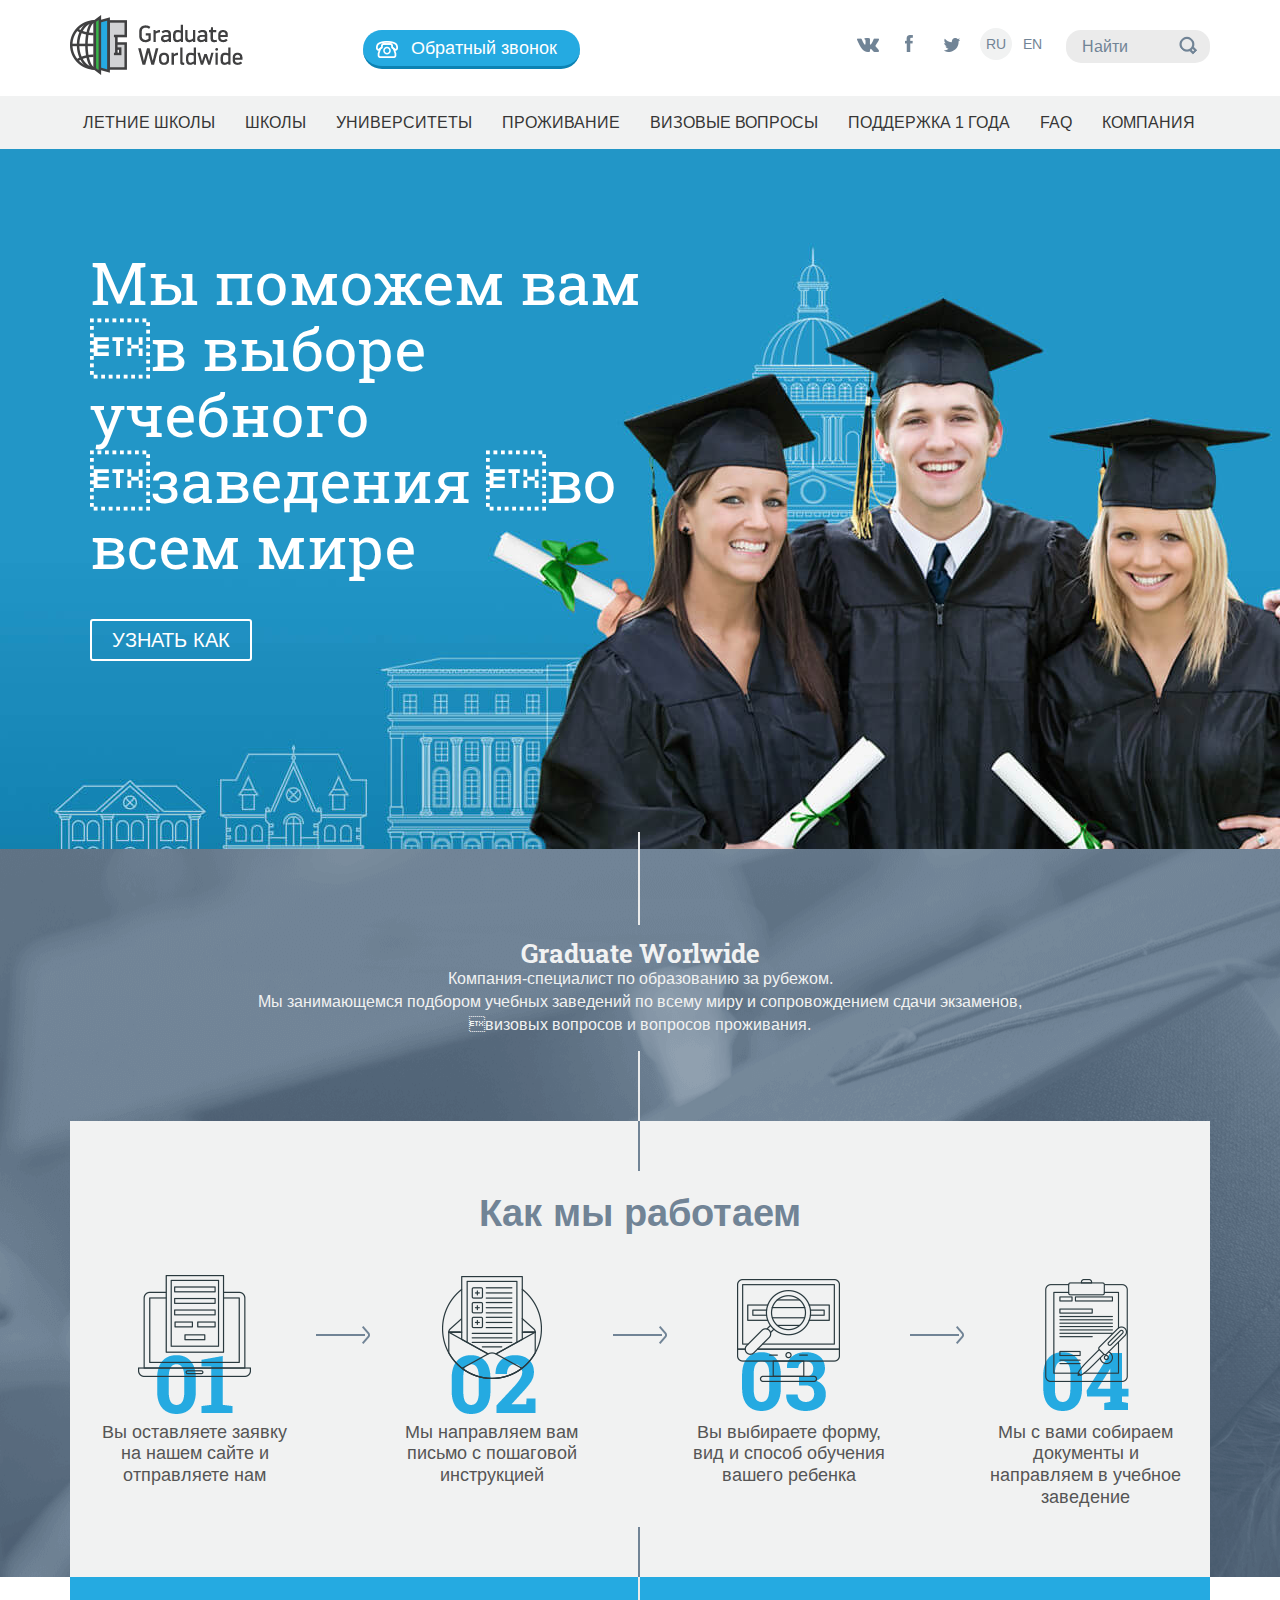
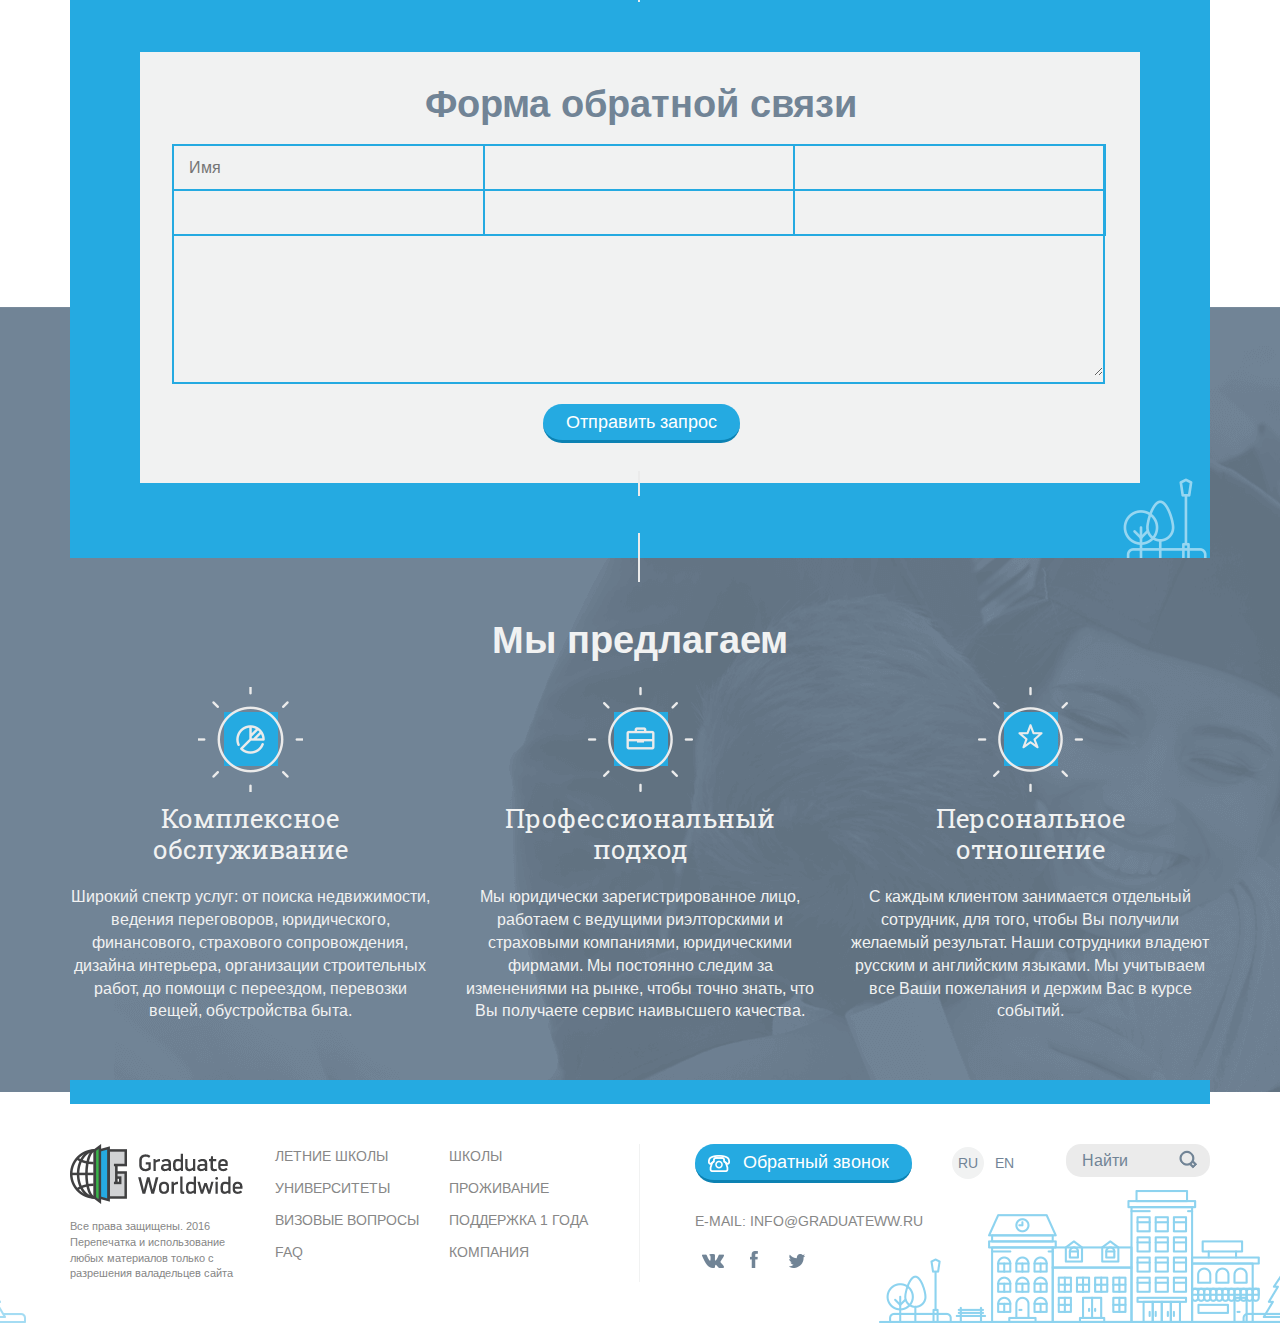
<file: index.html>
<!DOCTYPE html>
<html lang="ru">
<head>
	<meta http-equiv="Content-Type" content="text/html; charset=UTF-8">
	<title>Graduate Worldwide</title>	
	<link rel='stylesheet' href='css/bootstrap.min.css' type='text/css'>
	<link rel="stylesheet" href="css/style.css" type="text/css">
	<script src="js/jquery.min.js"></script>
	<script src="js/main.js"></script>

	<link rel="stylesheet" href="plugins/owl/owl.carousel.css" type="text/css">
	<script src="plugins/owl/owl.carousel.min.js"></script>
	<script src="js/live.js"></script>

</head>
<body>	
<header class="header">
	<div class="top-header">
		<div class="container">
			<div class="row">
				<div class="col-md-3 col-sm-6 col-xs-6"><a class="logo" href="/"><img src="img/logo.png" class="img-response" alt=""></a></div>
				<div class="col-lg-5 col-md-4 col-sm-6 col-xs-6">
					<a href="" class="bttn bttn-blue call-back bttn-with-icon">
						<span class="icon icon-call"></span>
						<span class="text">Обратный звонок</span>
					</a>
				</div>
				<div class="col-lg-4 col-md-5 col-sm-12 col-xs-12">
					<div class="social-block">
						<a href="" class="social social-vk"></a>
						<a href="" class="social social-fb"></a>
						<a href="" class="social social-tw"></a>
					</div>
					<div class="lang-block">
						<a href="" class="current">RU</a> <a href="">EN</a>
					</div>
					<div class="search-block">
						<input type="text" value="Найти">
						<input type="submit" class="icon icon-search">
					</div>
				</div>
			</div>
		</div>
	</div>
	<div class="top-menu">
		<div class="container">
		<nav class="main-nav main-nav--top">
			<ul>                                                        
				<li><a href="">Летние школы</a></li>
				<li><a href="">Школы</a></li>
				<li><a href="">Университеты</a></li>
				<li><a href="">Проживание</a></li>
				<li><a href="">Визовые вопросы</a></li>
				<li><a href="">Поддержка 1 года</a></li>
				<li><a href="">FAQ</a></li>
				<li><a href="">Компания</a></li>
			</ul>
		</nav>
		</div>
	</div>
</header>
<div class="main-content">
	<div class="streamer-block">
		<div class="streamer" style="background-image: url(img/banner1.jpg)">
			<div class="container">
				<div class="h1-title">Мы поможем вам в выборе учебного заведения во всем мире</div>
				<div class="how-block">
					<a href="">Узнать КАК</a>
				</div>
				<div class="v-line v-line--white"></div>
			</div>
		</div>
	</div>
	<div class="home-block-1">
		<div class="container">
			<div class="about-announce">
				<div class="v-line v-line--white v-line-1"></div>
				<div class="text">
					<h1 class="title">Graduate Worlwide  </h1>
					<p>Компания-специалист по образованию за рубежом.<br>Мы занимающемся подбором учебных заведений по всему миру и сопровождением сдачи экзаменов, визовых вопросов и вопросов проживания.</p>
				</div>
				<div class="v-line v-line--white v-line-2"></div>
			</div>
			<div class="how-work">
				<div class="v-line v-line--gray v-line-1"></div>
				<div class="h2-title h2-title--gray">Как мы работаем</div>
				<div class="how-work-icons">
					<div class="icon-block">
						<div class="icon icon-1"></div>
						<div class="text">Вы оставляете заявку на нашем сайте и отправляете нам</div>
					</div>
					<div class="arrow"></div>
					<div class="icon-block">
						<div class="icon icon-2"></div>
						<div class="text">Мы направляем вам письмо с пошаговой инструкцией</div>
					</div>
					<div class="arrow"></div>
					<div class="icon-block">
						<div class="icon icon-3"></div>
						<div class="text">Вы выбираете форму, вид и способ обучения вашего ребенка</div>
					</div>
					<div class="arrow"></div>
					<div class="icon-block">
						<div class="icon icon-4"></div>
						<div class="text">Мы с вами собираем документы и направляем в учебное заведение</div>
					</div>
				</div>
				<div class="v-line v-line--gray v-line-2"></div>
			</div>
		</div>
	</div>
	<div class="home-block-2">
		<div class="container">
			<div class="feedback-block-wrap">
				<div class="v-line v-line--white v-line-1"></div>
				<div class="feedback-block">
					<div class="h2-title h2-title--gray">Форма обратной связи</div>
					<div class="form-item"><input type="text" placeholder="Имя"></div>
					<div class="form-item"><input type="text"></div>
					<div class="form-item"><input type="text"></div>
					<div class="form-item"><input type="text"></div>
					<div class="form-item"><input type="text"></div>
					<div class="form-item"><input type="text"></div>
					<div class="textarea form-item"><textarea name="" id="" ></textarea></div>
					<div class="form-actions"><input type="submit" class="bttn bttn-blue" value="Отправить запрос"></div>
				</div>
				<div class="v-line v-line--white v-line-2"></div>
				<div class="v-line v-line--white v-line-3"></div>
			</div>
			<div class="offer-block">
				<div class="v-line v-line--white v-line-1"></div>
				<div class="h2-title h2-title--white">Мы предлагаем</div>
				<div class="row">
					<div class="col-md-4">
						<div class="icon icon-1"></div>
						<div class="title">Комплексное обслуживание </div>
						<div class="text">Широкий спектр услуг: от поиска недвижимости, ведения переговоров, юридического, финансового, страхового сопровождения, дизайна интерьера, организации строительных работ, до помощи с переездом, перевозки вещей, обустройства быта.</div>
					</div>
					<div class="col-md-4">
						<div class="icon icon-2"></div>
						<div class="title">Профессиональный подход </div>
						<div class="text">Мы юридически зарегистрированное лицо, работаем с ведущими риэлторскими и страховыми компаниями, юридическими фирмами. Мы постоянно следим за изменениями на рынке, чтобы точно знать, что Вы получаете сервис наивысшего качества.</div>
					</div>
					<div class="col-md-4">
						<div class="icon icon-3"></div>
						<div class="title">Персональное  отношение</div>
						<div class="text">С каждым клиентом занимается отдельный сотрудник, для того, чтобы Вы получили  желаемый результат. Наши сотрудники владеют русским и английским языками. Мы учитываем все Ваши пожелания и держим Вас в курсе событий.</div>
					</div>
				</div>
			</div>
		</div>
	</div>
</div>
<footer class="footer">
  <div class="container">
	<div class="decor-line"></div>
	<div class="row footer-content">
	<div class="col-sm-6 left-side">
		<div class="row">
			<div class="col-sm-6 col-md-5 col-lg-4">
				<a class="logo" href="/"><img src="img/logo.png" class="img-response" alt=""></a>
				<div class="copyright">
					Все права защищены. 2016<br>Перепечатка и использование любых материалов только с разрешения валадельцев сайта
				</div>
			</div>
			<div class="col-sm-6 col-md-7 col-lg-8">
				<nav class="main-nav main-nav--bottom">
					<ul>                                                        
						<li><a href="">Летние школы</a></li>
						<li><a href="">Школы</a></li>
						<li><a href="">Университеты</a></li>
						<li><a href="">Проживание</a></li>
						<li><a href="">Визовые вопросы</a></li>
						<li><a href="">Поддержка 1 года</a></li>
						<li><a href="">FAQ</a></li>
						<li><a href="">Компания</a></li>
					</ul>
				</nav>
			</div>
		</div>
	</div>
	<div class="col-sm-6">
	  <div class="right-side">
		<a href="" class="bttn bttn-blue call-back bttn-with-icon">
			<span class="icon icon-call"></span>
			<span class="text">Обратный звонок</span>
		</a>
		<div class="lang-block">
			<a href="" class="current">RU</a> <a href="">EN</a>
		</div>
		<div class="search-block">
			<input type="text" value="Найти">
			<input type="submit" class="icon icon-search">
		</div>
		<div class="contact-block">
			<p>e-mail: <a href="mailto:info@GraduateWW.ru">info@GraduateWW.ru</a></p>
		</div>
		<div class="social-block">
			<a href="" class="social social-vk"></a>
			<a href="" class="social social-fb"></a>
			<a href="" class="social social-tw"></a>
		</div>
	  </div>
	</div>
	</div>
  </div>
</footer>
</body>
</html>
</file>
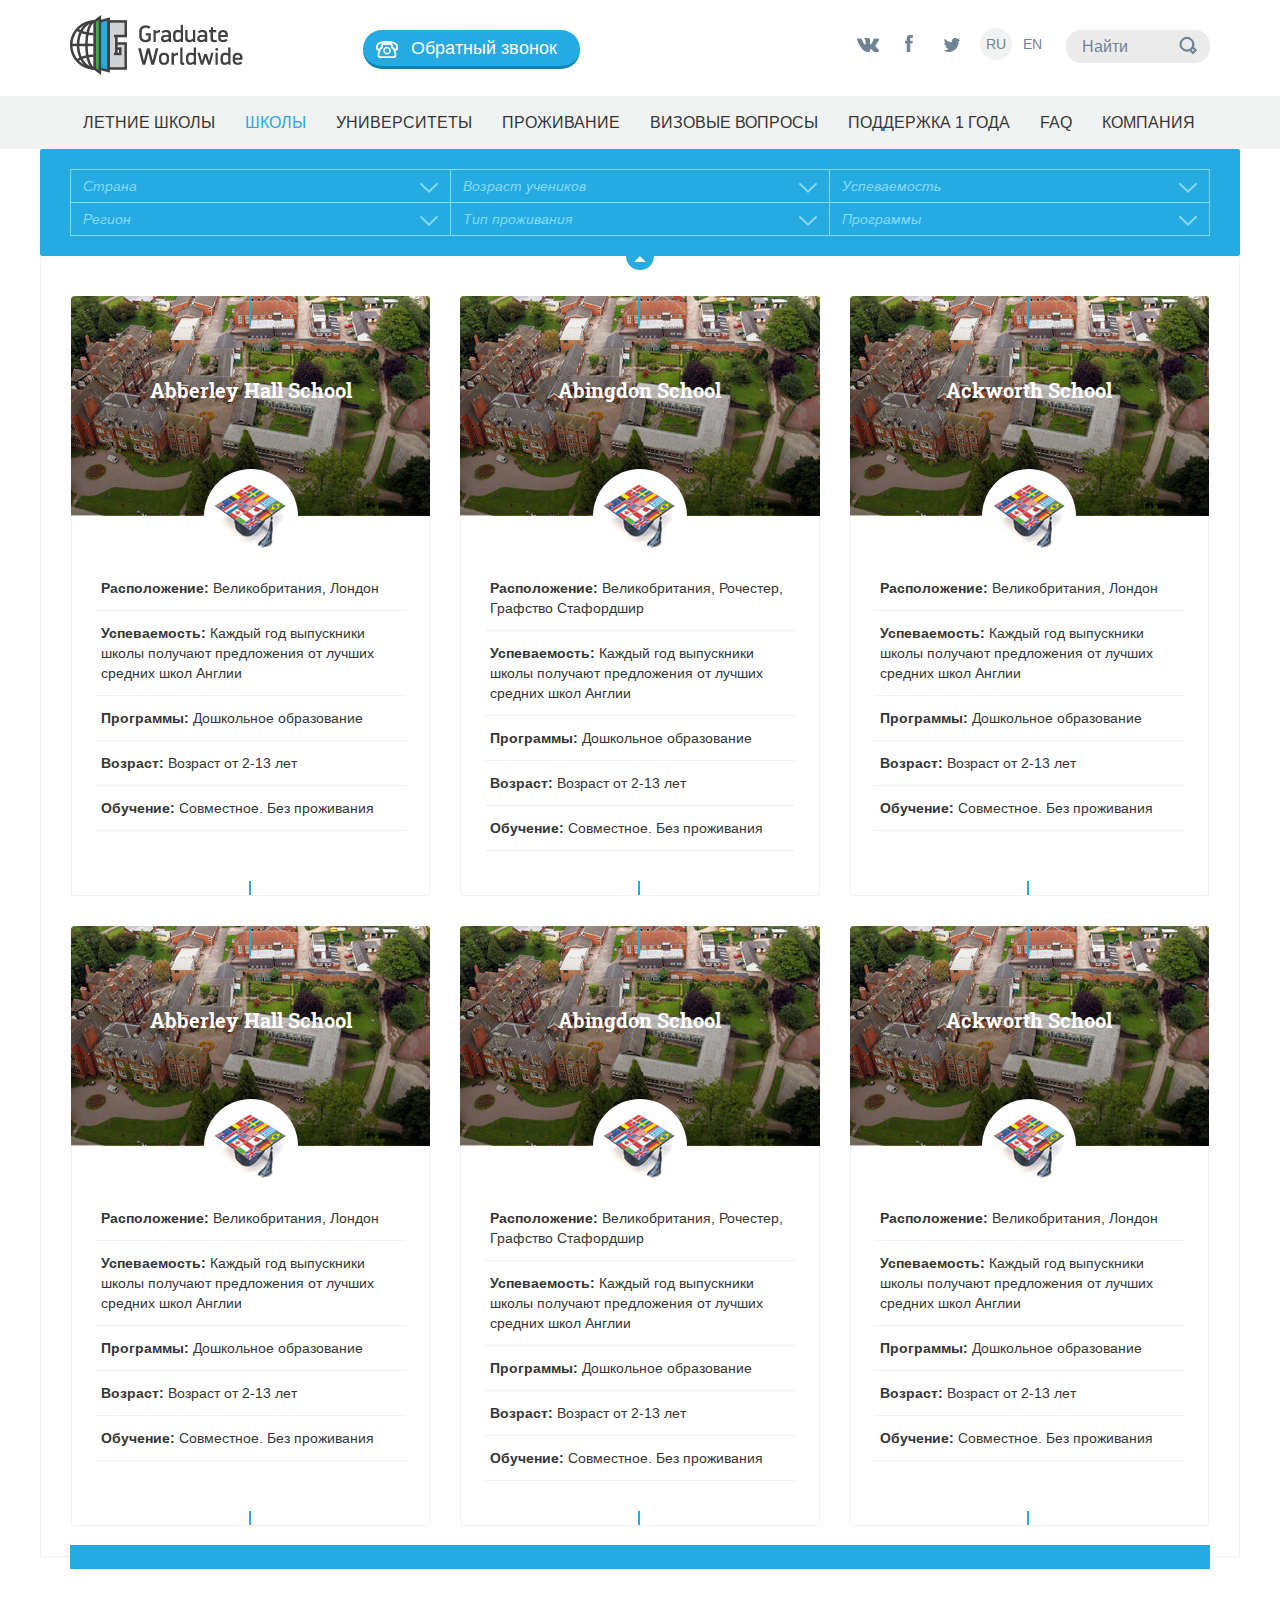
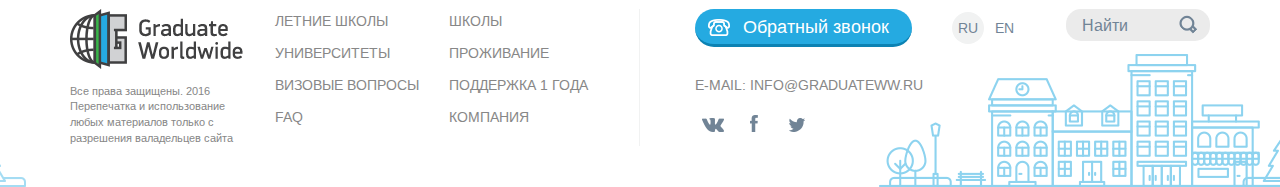
<file: school.html>
<!DOCTYPE html>
<html lang="ru">
<head>
	<meta http-equiv="Content-Type" content="text/html; charset=UTF-8">
	<title>School Graduate Worldwide</title>	
	<link rel='stylesheet' href='css/bootstrap.min.css' type='text/css'>
	<link rel="stylesheet" href="css/style.css" type="text/css">
	<script src="js/jquery.min.js"></script>
	<script src="js/main.js"></script>

	<link rel="stylesheet" href="plugins/owl/owl.carousel.css" type="text/css">
	<link rel="stylesheet" href="plugins/select/css/bootstrap-select.min.css" type="text/css">
	<script src="plugins/owl/owl.carousel.min.js"></script>
	<script src="plugins/select/js/bootstrap-select.min.js"></script>
	<script src="js/bootstrap.min.js"></script>

</head>
<body>	
<header class="header">
	<div class="top-header">
		<div class="container">
			<div class="row">
				<div class="col-md-3 col-sm-6 col-xs-6"><a class="logo" href="/"><img src="img/logo.png" class="img-response" alt=""></a></div>
				<div class="col-lg-5 col-md-4 col-sm-6 col-xs-6">
					<a href="" class="bttn bttn-blue call-back bttn-with-icon">
						<span class="icon icon-call"></span>
						<span class="text">Обратный звонок</span>
					</a>
				</div>
				<div class="col-lg-4 col-md-5 col-sm-12 col-xs-12">
					<div class="social-block">
						<a href="" class="social social-vk"></a>
						<a href="" class="social social-fb"></a>
						<a href="" class="social social-tw"></a>
					</div>
					<div class="lang-block">
						<a href="" class="current">RU</a> <a href="">EN</a>
					</div>
					<div class="search-block">
						<input type="text" value="Найти">
						<input type="submit" class="icon icon-search">
					</div>
				</div>
			</div>
		</div>
	</div>
	<div class="top-menu">
		<div class="container">
		<nav class="main-nav main-nav--top">
			<ul>                                                        
				<li><a href="">Летние школы</a></li>
				<li class="active-trail"><a href="">Школы</a></li>
				<li><a href="">Университеты</a></li>
				<li><a href="">Проживание</a></li>
				<li><a href="">Визовые вопросы</a></li>
				<li><a href="">Поддержка 1 года</a></li>
				<li><a href="">FAQ</a></li>
				<li><a href="">Компания</a></li>
			</ul>
		</nav>
		</div>
	</div>
</header>
<div class="main-content">
  <div class="filter-block">
	<div class="container spec-container blue-container">
	  <div class="main-filter">
		<div class="form-table">
		<div class="form-row">
		<div class="form-item form-type-select"><select name="" id="" class="form-select">
				<option value="">Страна</option>
				<option value="">Россия</option>
				<option value="">США</option>
				<option value="">Канада</option>
			</select></div>
		<div class="form-item form-type-select"><select name="" id="" class="form-select">
				<option value="">Возраст учеников</option>
				<option value="">12-14 лет</option>
			</select></div>
		<div class="form-item form-type-select"><select name="" id="" class="form-select">
				<option value="">Успеваемость</option>
				<option value="">5</option>
			</select></div>
		</div>
		<div class="form-row">
		<div class="form-item form-type-select"><select name="" id="" class="form-select">
				<option value="">Регион</option>
				<option value="">Ленинградская область</option>
			</select></div>
		<div class="form-item form-type-select"><select name="" id="" class="form-select">
				<option value="">Тип проживания</option>
				<option value="">Полный пансионат</option>
			</select></div>
		<div class="form-item form-type-select"><select name="" id="" class="form-select">
				<option value="">Программы</option>
				<option value="">Дошкольное олбразование</option>
			</select></div>
		</div>
		</div>
	  </div>
	</div>
	<div class="container spec-container border-container">
		<div class="switcher filter-switch"></div>
	</div>
  </div>
  <div class="container spec-container border-container">
  	<div class="row">
  		<div class="col-md-4">
  			<div class="article-item">
  				<div class="photo-wrap">
  					<div class="photo"><a href=""><img src="img/photo1.jpg" alt=""></a></div>
					<div class="v-line v-line--blue"></div>
					<div class="title"><a href="">Abberley Hall School</a></div>
					<div class="logo"><img src="img/school-logo.png" alt=""></div>
  				</div>
  				<div class="content">
  					<p><b>Расположение:</b> Великобритания, Лондон</p>
  					<p><b>Успеваемость:</b> Каждый год выпускники школы получают предложения от лучших средних школ Англии</p>
  					<p><b>Программы:</b> Дошкольное образование</p>
  					<p><b>Возраст:</b> Возраст от 2-13 лет</p>
  					<p><b>Обучение:</b> Совместное. Без проживания</p>
  					<div class="v-line v-line--blue"></div>
  				</div>
  			</div>
  		</div>
  		<div class="col-md-4">
  			<div class="article-item">
  				<div class="photo-wrap">
  					<div class="photo"><a href=""><img src="img/photo1.jpg" alt=""></a></div>
  					<div class="info">
  						<div class="v-line v-line--blue"></div>
  						<div class="title"><a href="">Abingdon School</a></div>
  						<div class="logo"><img src="img/school-logo.png" alt=""></div>
  					</div>
  				</div>
  				<div class="content">
  					<p><b>Расположение:</b> Великобритания, Рочестер, Графство Стафордшир</p>
  					<p><b>Успеваемость:</b> Каждый год выпускники школы получают предложения от лучших средних школ Англии</p>
  					<p><b>Программы:</b> Дошкольное образование</p>
  					<p><b>Возраст:</b> Возраст от 2-13 лет</p>
  					<p><b>Обучение:</b> Совместное. Без проживания</p>
  					<div class="v-line v-line--blue"></div>
  				</div>
  			</div>
  		</div>
  		<div class="col-md-4">
  			<div class="article-item">
  				<div class="photo-wrap">
  					<div class="photo"><a href=""><img src="img/photo1.jpg" alt=""></a></div>
  					<div class="info">
  						<div class="v-line v-line--blue"></div>
  						<div class="title"><a href="">Ackworth School</a></div>
  						<div class="logo"><img src="img/school-logo.png" alt=""></div>
  					</div>
  				</div>
  				<div class="content">
  					<p><b>Расположение:</b> Великобритания, Лондон</p>
  					<p><b>Успеваемость:</b> Каждый год выпускники школы получают предложения от лучших средних школ Англии</p>
  					<p><b>Программы:</b> Дошкольное образование</p>
  					<p><b>Возраст:</b> Возраст от 2-13 лет</p>
  					<p><b>Обучение:</b> Совместное. Без проживания</p>
  					<div class="v-line v-line--blue"></div>
  				</div>
  			</div>
  		</div>
  		<div class="col-md-4">
  			<div class="article-item">
  				<div class="photo-wrap">
  					<div class="photo"><a href=""><img src="img/photo1.jpg" alt=""></a></div>
					<div class="v-line v-line--blue"></div>
					<div class="title"><a href="">Abberley Hall School</a></div>
					<div class="logo"><img src="img/school-logo.png" alt=""></div>
  				</div>
  				<div class="content">
  					<p><b>Расположение:</b> Великобритания, Лондон</p>
  					<p><b>Успеваемость:</b> Каждый год выпускники школы получают предложения от лучших средних школ Англии</p>
  					<p><b>Программы:</b> Дошкольное образование</p>
  					<p><b>Возраст:</b> Возраст от 2-13 лет</p>
  					<p><b>Обучение:</b> Совместное. Без проживания</p>
  					<div class="v-line v-line--blue"></div>
  				</div>
  			</div>
  		</div>
  		<div class="col-md-4">
  			<div class="article-item">
  				<div class="photo-wrap">
  					<div class="photo"><a href=""><img src="img/photo1.jpg" alt=""></a></div>
  					<div class="info">
  						<div class="v-line v-line--blue"></div>
  						<div class="title"><a href="">Abingdon School</a></div>
  						<div class="logo"><img src="img/school-logo.png" alt=""></div>
  					</div>
  				</div>
  				<div class="content">
  					<p><b>Расположение:</b> Великобритания, Рочестер, Графство Стафордшир</p>
  					<p><b>Успеваемость:</b> Каждый год выпускники школы получают предложения от лучших средних школ Англии</p>
  					<p><b>Программы:</b> Дошкольное образование</p>
  					<p><b>Возраст:</b> Возраст от 2-13 лет</p>
  					<p><b>Обучение:</b> Совместное. Без проживания</p>
  					<div class="v-line v-line--blue"></div>
  				</div>
  			</div>
  		</div>
  		<div class="col-md-4">
  			<div class="article-item">
  				<div class="photo-wrap">
  					<div class="photo"><a href=""><img src="img/photo1.jpg" alt=""></a></div>
  					<div class="info">
  						<div class="v-line v-line--blue"></div>
  						<div class="title"><a href="">Ackworth School</a></div>
  						<div class="logo"><img src="img/school-logo.png" alt=""></div>
  					</div>
  				</div>
  				<div class="content">
  					<p><b>Расположение:</b> Великобритания, Лондон</p>
  					<p><b>Успеваемость:</b> Каждый год выпускники школы получают предложения от лучших средних школ Англии</p>
  					<p><b>Программы:</b> Дошкольное образование</p>
  					<p><b>Возраст:</b> Возраст от 2-13 лет</p>
  					<p><b>Обучение:</b> Совместное. Без проживания</p>
  					<div class="v-line v-line--blue"></div>
  				</div>
  			</div>
  		</div>
  	</div>
  </div>
</div>
<footer class="footer">
  <div class="container">
	<div class="decor-line"></div>
	<div class="row footer-content">
	<div class="col-sm-6 left-side">
		<div class="row">
			<div class="col-sm-6 col-md-5 col-lg-4">
				<a class="logo" href="/"><img src="img/logo.png" class="img-response" alt=""></a>
				<div class="copyright">
					Все права защищены. 2016<br>Перепечатка и использование любых материалов только с разрешения валадельцев сайта
				</div>
			</div>
			<div class="col-sm-6 col-md-7 col-lg-8">
				<nav class="main-nav main-nav--bottom">
					<ul>                                                        
						<li><a href="">Летние школы</a></li>
						<li><a href="">Школы</a></li>
						<li><a href="">Университеты</a></li>
						<li><a href="">Проживание</a></li>
						<li><a href="">Визовые вопросы</a></li>
						<li><a href="">Поддержка 1 года</a></li>
						<li><a href="">FAQ</a></li>
						<li><a href="">Компания</a></li>
					</ul>
				</nav>
			</div>
		</div>
	</div>
	<div class="col-sm-6">
	  <div class="right-side">
		<a href="" class="bttn bttn-blue call-back bttn-with-icon">
			<span class="icon icon-call"></span>
			<span class="text">Обратный звонок</span>
		</a>
		<div class="lang-block">
			<a href="" class="current">RU</a> <a href="">EN</a>
		</div>
		<div class="search-block">
			<input type="text" value="Найти">
			<input type="submit" class="icon icon-search">
		</div>
		<div class="contact-block">
			<p>e-mail: <a href="mailto:info@GraduateWW.ru">info@GraduateWW.ru</a></p>
		</div>
		<div class="social-block">
			<a href="" class="social social-vk"></a>
			<a href="" class="social social-fb"></a>
			<a href="" class="social social-tw"></a>
		</div>
	  </div>
	</div>
	</div>
  </div>
</footer>
</body>
</html>
</file>
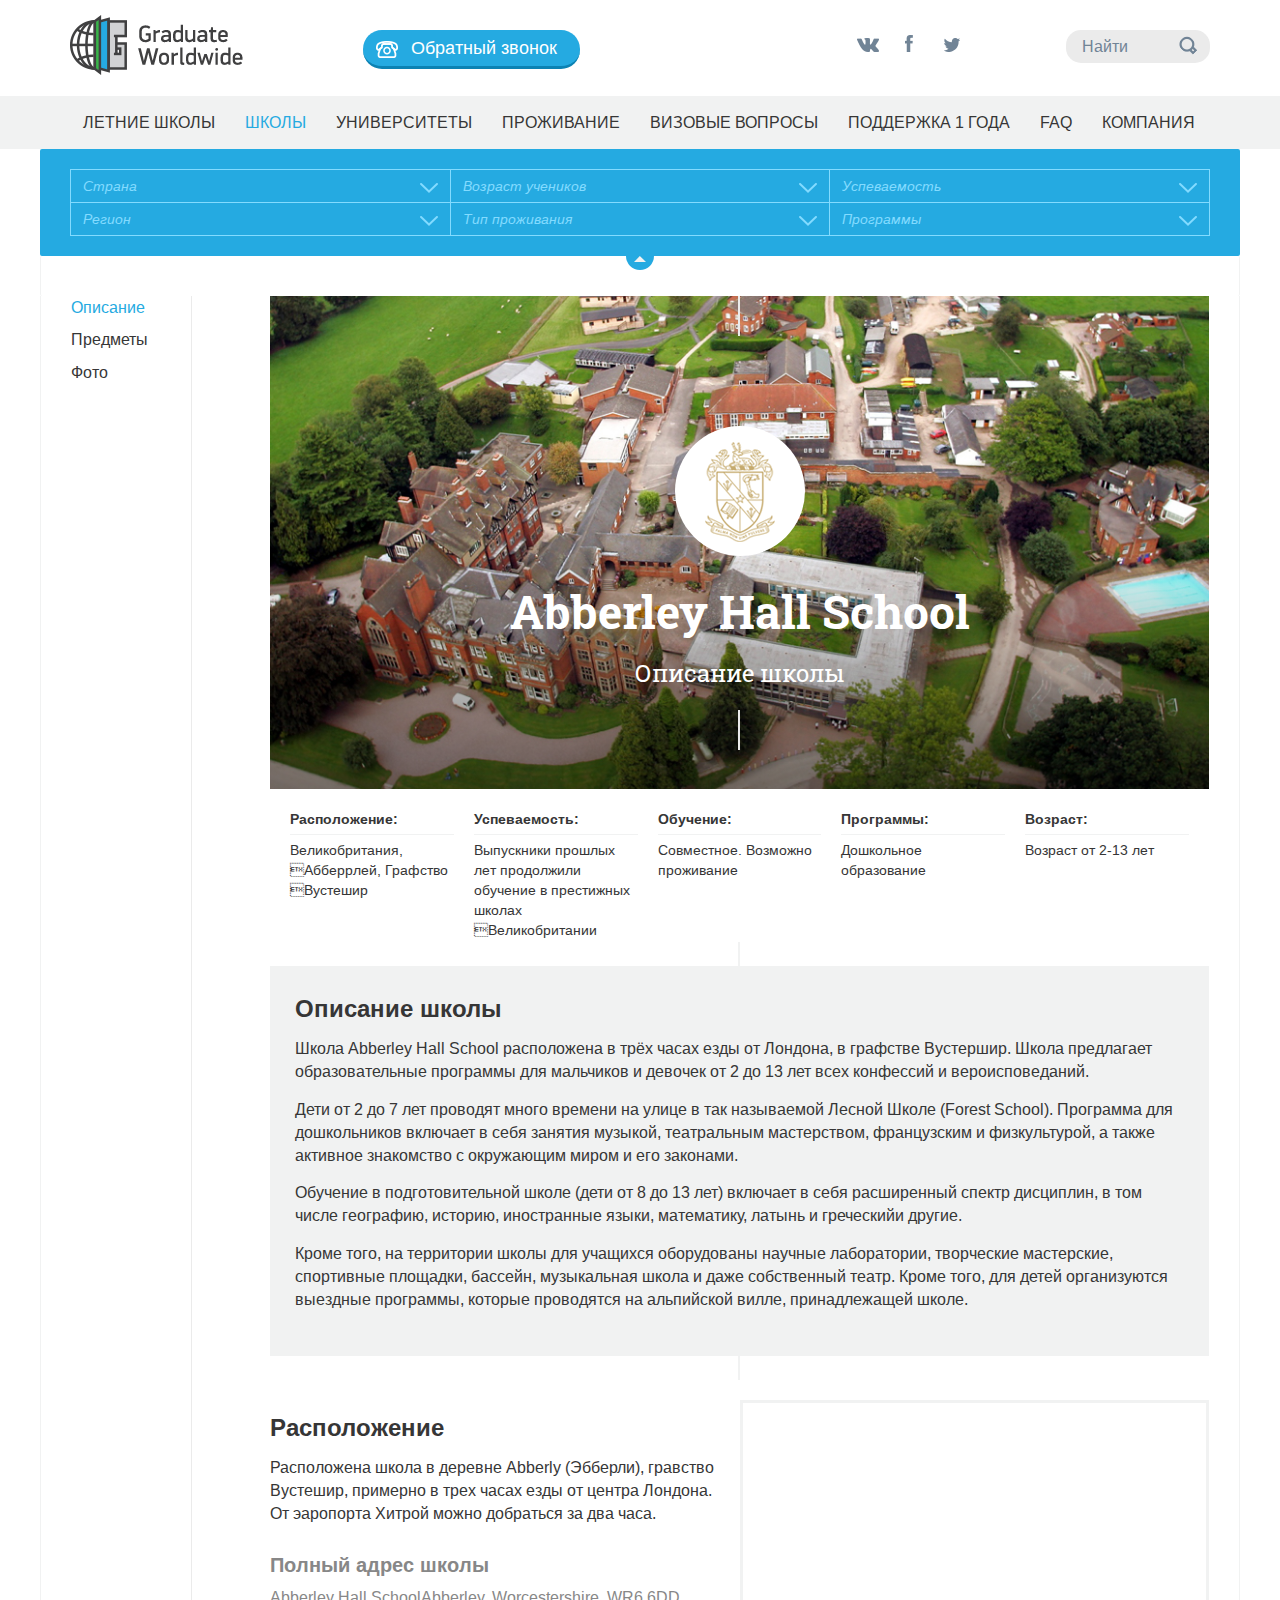
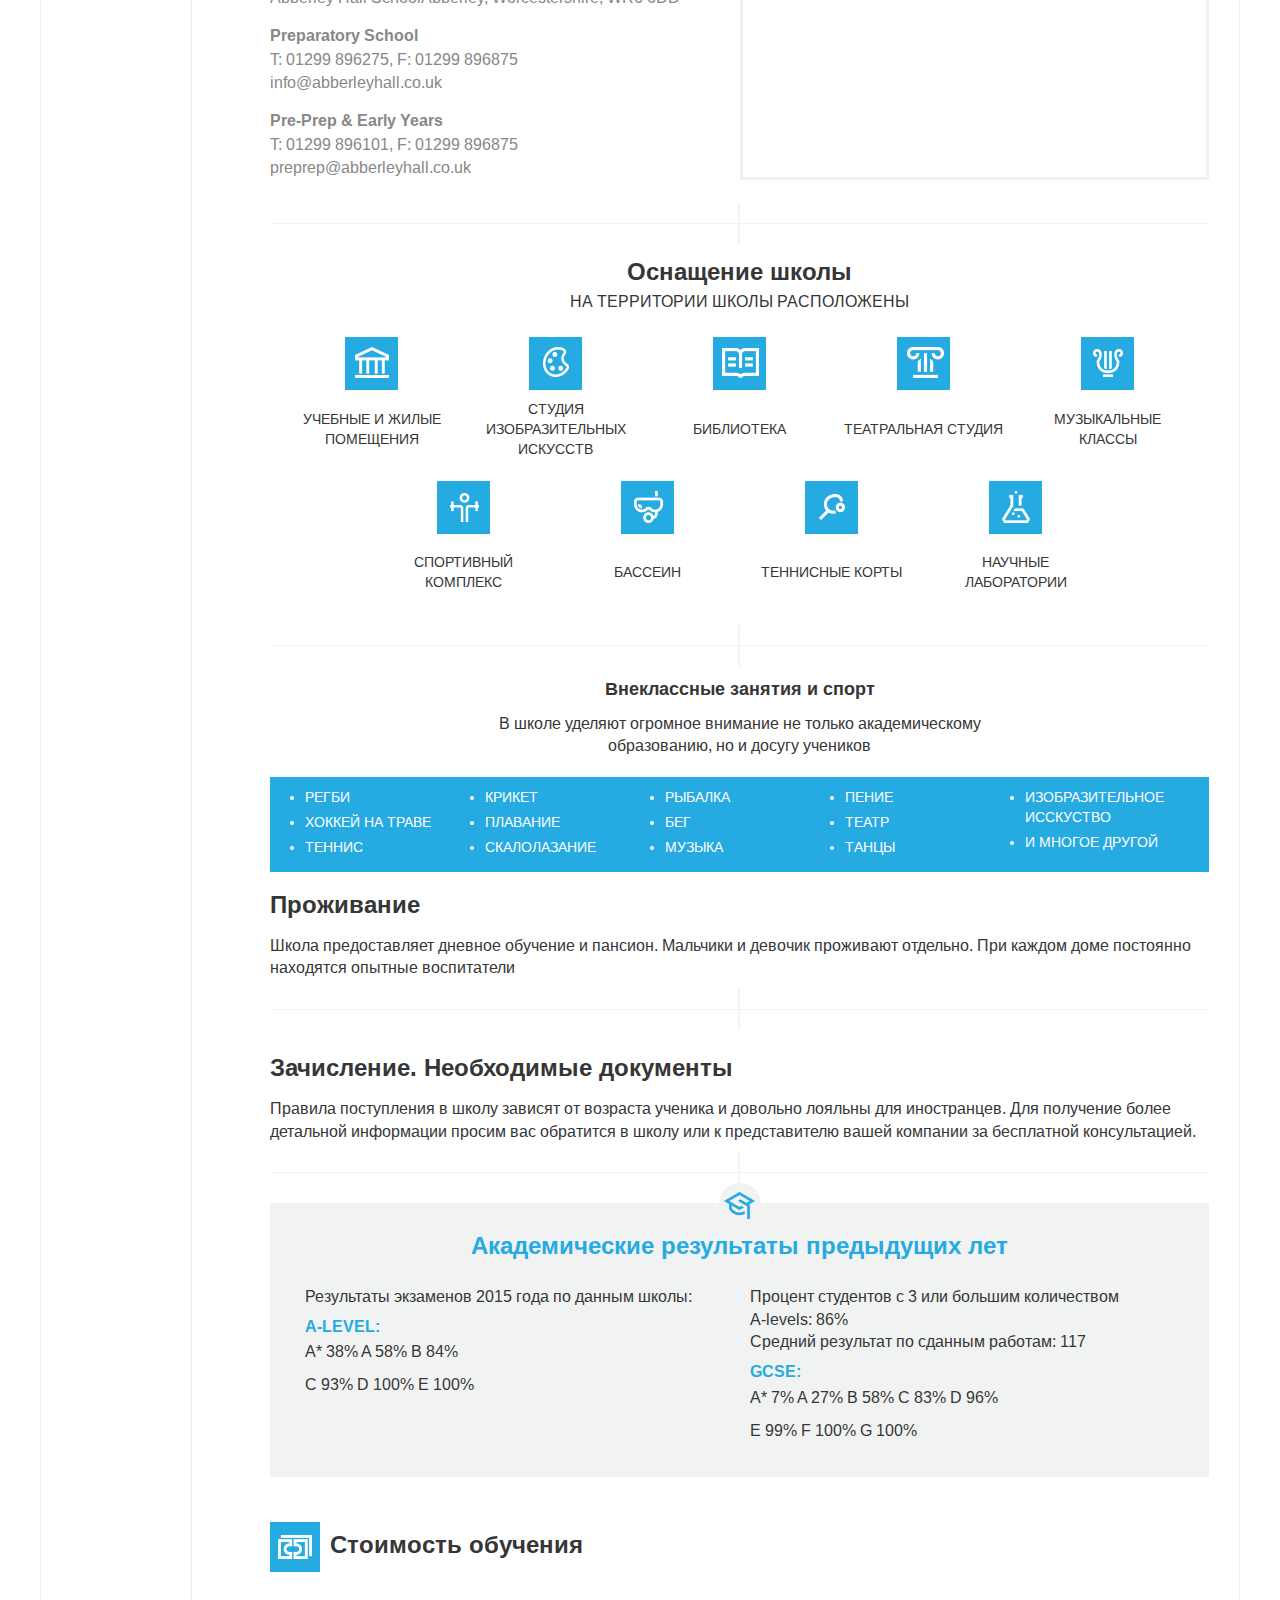
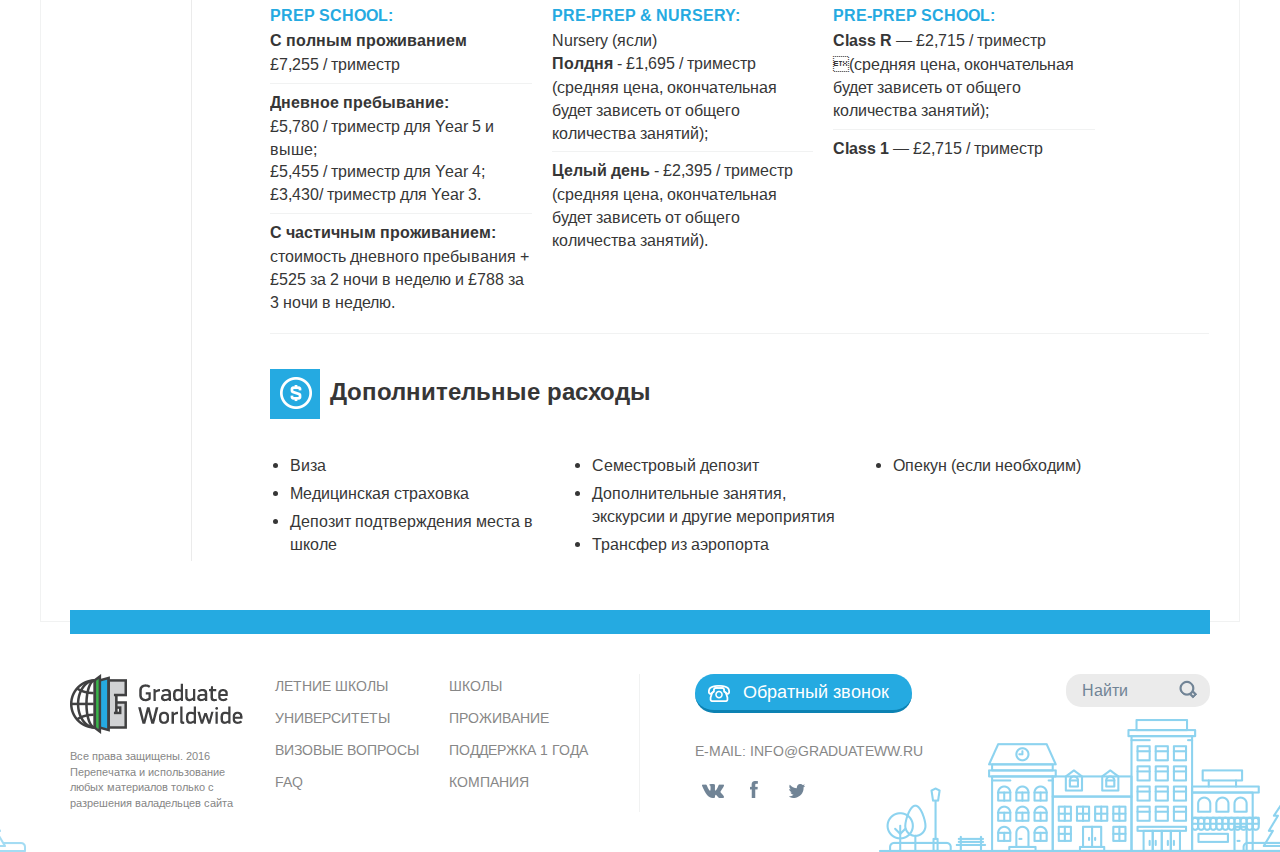
<file: school_detail.html>
<!DOCTYPE html>
<html lang="ru">
<head>
	<meta http-equiv="Content-Type" content="text/html; charset=UTF-8">
	<title>School Graduate Worldwide</title>	
	<link rel='stylesheet' href='css/bootstrap.min.css' type='text/css'>
	<link rel="stylesheet" href="css/style.css" type="text/css">
	<script src="js/jquery.min.js"></script>
	<script src="js/main.js"></script>

	<link rel="stylesheet" href="plugins/owl/owl.carousel.css" type="text/css">
	<link rel="stylesheet" href="plugins/select/css/bootstrap-select.min.css" type="text/css">
	<script src="plugins/owl/owl.carousel.min.js"></script>
	<script src="plugins/select/js/bootstrap-select.min.js"></script>
	<script src="js/bootstrap.min.js"></script>

</head>
<body>	
<header class="header">
	<div class="top-header">
		<div class="container">
			<div class="row">
				<div class="col-md-3 col-sm-6 col-xs-6"><a class="logo" href="/"><img src="img/logo.png" class="img-response" alt=""></a></div>
				<div class="col-lg-5 col-md-4 col-sm-6 col-xs-6">
					<a href="" class="bttn bttn-blue call-back bttn-with-icon">
						<span class="icon icon-call"></span>
						<span class="text">Обратный звонок</span>
					</a>
				</div>
				<div class="col-lg-4 col-md-5 col-sm-12 col-xs-12">
					<div class="social-block">
						<a href="" class="social social-vk"></a>
						<a href="" class="social social-fb"></a>
						<a href="" class="social social-tw"></a>
					</div>
					<div class="search-block">
						<input type="text" value="Найти">
						<input type="submit" class="icon icon-search">
					</div>
				</div>
			</div>
		</div>
	</div>
	<div class="top-menu">
		<div class="container">
		<nav class="main-nav main-nav--top">
			<ul>                                                        
				<li><a href="">Летние школы</a></li>
				<li class="active-trail"><a href="">Школы</a></li>
				<li><a href="">Университеты</a></li>
				<li><a href="">Проживание</a></li>
				<li><a href="">Визовые вопросы</a></li>
				<li><a href="">Поддержка 1 года</a></li>
				<li><a href="">FAQ</a></li>
				<li><a href="">Компания</a></li>
			</ul>
		</nav>
		</div>
	</div>
</header>
<div class="main-content">
  <div class="filter-block">
	<div class="container spec-container blue-container">
	  <div class="main-filter">
		<div class="form-table">
		<div class="form-row">
		<div class="form-item form-type-select"><select name="" id="" class="form-select">
				<option value="">Страна</option>
				<option value="">Россия</option>
				<option value="">США</option>
				<option value="">Канада</option>
			</select></div>
		<div class="form-item form-type-select"><select name="" id="" class="form-select">
				<option value="">Возраст учеников</option>
				<option value="">12-14 лет</option>
			</select></div>
		<div class="form-item form-type-select"><select name="" id="" class="form-select">
				<option value="">Успеваемость</option>
				<option value="">5</option>
			</select></div>
		</div>
		<div class="form-row">
		<div class="form-item form-type-select"><select name="" id="" class="form-select">
				<option value="">Регион</option>
				<option value="">Ленинградская область</option>
			</select></div>
		<div class="form-item form-type-select"><select name="" id="" class="form-select">
				<option value="">Тип проживания</option>
				<option value="">Полный пансионат</option>
			</select></div>
		<div class="form-item form-type-select"><select name="" id="" class="form-select">
				<option value="">Программы</option>
				<option value="">Дошкольное олбразование</option>
			</select></div>
		</div>
		</div>
	  </div>
	</div>
	<div class="container spec-container border-container">
		<div class="switcher filter-switch"></div>
	</div>
  </div>
  <div class="container spec-container border-container">
  	<aside class="aside">
  	<ul class="left-nav">
  		<li><span data-href="#description" class="current">Описание</span></li>
  		<li><span data-href="#lessons">Предметы</span></li>
  		<li><span data-href="#photos">Фото</span></li>
  	</ul>
	</aside>
	<div class="master-content detail-page">
		<div class="right-tab current-tab" id="description">
			<section class="main-photo-wrap">
				<div class="main-photo"><img src="img/photo2.jpg" class="img-responsive" alt=""></div>			
				<div class="v-line v-line--white v-line-1"></div>
				<div class="main-info">
					<div class="logo"><img src="img/abberley.png" alt=""></div>
					<h1 class="title">Abberley Hall School</h1>
					<div class="text">Описание школы</div>
					<div class="v-line v-line--white v-line-2"></div>
				</div>
			</section>
			<section class="summery-block">
				<div class="col-summery">
					<div class="title">Расположение: </div>
					<div class="text">Великобритания, Абберрлей, Графство Вустешир</div>
				</div>
				<div class="col-summery">
					<div class="title">Успеваемость: </div>
					<div class="text">Выпускники прошлых лет продолжили обучение в престижных школах Великобритании</div>
				</div>
				<div class="col-summery">
					<div class="title">Обучение: </div>
					<div class="text">Совместное. Возможно проживание</div>
				</div>
				<div class="col-summery">
					<div class="title">Программы:</div>
					<div class="text">Дошкольное образование</div>
				</div>
				<div class="col-summery">
					<div class="title">Возраст: </div>
					<div class="text">Возраст от 2-13 лет</div>
				</div>
				<div class="v-line v-line-1 v-line--silver"></div>
			</section>
			<section class="definition-block">
				<div class="silver-block">
					<h3 class="h3-title">Описание школы</h3>
					<p>Школа Abberley Hall School расположена в трёх часах езды от Лондона, в графстве Вустершир. Школа предлагает образовательные программы для мальчиков и девочек от 2 до 13 лет всех конфессий и вероисповеданий.</p>
					<p>Дети от 2 до 7 лет проводят много времени на улице в так называемой Лесной Школе (Forest School). Программа для дошкольников включает в себя занятия музыкой, театральным мастерством, французским и физкультурой, а также активное знакомство с окружающим миром и его законами.</p>
					<p>Обучение в подготовительной школе (дети от 8 до 13 лет) включает в себя расширенный спектр дисциплин, в том числе географию, историю, иностранные языки, математику, латынь и греческийи другие.</p>
					<p>Кроме того, на территории школы для учащихся оборудованы научные лаборатории, творческие мастерские, спортивные площадки, бассейн, музыкальная школа и даже собственный театр. Кроме того, для детей организуются выездные программы, которые проводятся на альпийской вилле, принадлежащей школе.</p>
				</div>
				<div class="v-line v-line-1 v-line--silver"></div>
			</section>
			<section class="location-block  border-bottom-silver">
				<div class="col-location col-location-1">
					<h3 class="h3-title">Расположение</h3>
					<div class="text">Расположена школа в деревне Abberly (Эбберли), гравство Вустешир, примерно в трех часах езды от центра Лондона. От эаропорта Хитрой можно добраться за два часа.</div>
					<div class="full-address">
						<h4 class="h4-title">Полный адрес школы</h4>
						<p>Abberley Hall SchoolAbberley, Worcestershire, WR6 6DD</p>
						<p><b>Preparatory School</b> <br>T: 01299 896275, F: 01299 896875 <br>info@abberleyhall.co.uk</p>
						<p><b>Pre-Prep & Early Years</b><br>T: 01299 896101, F: 01299 896875<br>preprep@abberleyhall.co.uk</p>
					</div>
				</div>
				<div class="col-location">
					<div class="maps-wrap"></div>
				</div>
				<div class="v-line v-line-1 v-line--silver"></div>
			</section>
			<section class="facilities-block border-bottom-silver">
				<div class="v-line v-line-1 v-line--silver"></div>
				<h3 class="h3-title">Оснащение школы<br>
				<small>На территории школы расположены</small></h3>
				<div class="facility">
					<div class="icon-fac icon-fac-1"></div>
					<div class="text"><span>учебные и жилые помещения</span></div>
				</div>
				<div class="facility">
					<div class="icon-fac icon-fac-2"></div>
					<div class="text"><span>студия изобразительных искусств</span></div>
				</div>
				<div class="facility">
					<div class="icon-fac icon-fac-3"></div>
					<div class="text"><span>библиотека</span></div>
				</div>
				<div class="facility">
					<div class="icon-fac icon-fac-4"></div>
					<div class="text"><span>театральная студия</span></div>
				</div>
				<div class="facility">
					<div class="icon-fac icon-fac-5"></div>
					<div class="text"><span>музыкальные классы</span></div>
				</div>
				<div class="facility">
					<div class="icon-fac icon-fac-6"></div>
					<div class="text"><span>спортивный комплекс</span></div>
				</div>
				<div class="facility">
					<div class="icon-fac icon-fac-7"></div>
					<div class="text"><span>бассеин</span></div>
				</div>
				<div class="facility">
					<div class="icon-fac icon-fac-8"></div>
					<div class="text"><span>теннисные корты</span></div>
				</div>
				<div class="facility">
					<div class="icon-fac icon-fac-9"></div>
					<div class="text"><span>научные лаборатории</span></div>
				</div>
				<div class="v-line v-line-2 v-line--silver"></div>
			</section>
			<section class="leisure-block">
				<div class="text">
					<div class="v-line v-line-1 v-line--silver"></div>
					<div class="title">Внеклассные занятия и спорт</div>
					<p>В школе уделяют огромное внимание не только академическому<br> образованию, но и досугу учеников</p>					
				</div>
				<div class="blue-block leisure">
					<ul>
						<li>регби</li>
						<li>хоккей на траве</li>
						<li>теннис</li>
					</ul>
					<ul>
						<li>крикет</li>
						<li>плавание</li>
						<li>скалолазание</li>
					</ul>
					<ul>
						<li>рыбалка</li>
						<li>бег</li>
						<li>музыка</li>
					</ul>
					<ul>
						<li>пение</li>
						<li>театр</li>
						<li>танцы</li>
					</ul>
					<ul>
						<li>изобразительное исскуство</li>
						<li>и многое другой</li>
					</ul>
				</div>
			</section>
			<section class="accommodation-block border-bottom-silver">
				<h3 class="h3-title">Проживание</h3>
				<div class="text">
					Школа предоставляет дневное обучение и пансион. Мальчики и девочик проживают отдельно. При каждом доме постоянно находятся опытные воспитатели
				</div>
				<div class="v-line v-line-1 v-line--silver"></div>
			</section>
			<section class="enrollment-block border-bottom-silver">
				<div class="v-line v-line-1 v-line--silver"></div>
				<h3 class="h3-title">Зачисление. Необходимые документы</h3>
				<div class="text">
					Правила поступления в школу зависят от возраста ученика и довольно лояльны для иностранцев. Для получение более детальной информации просим вас обратится в школу или к представителю вашей компании за бесплатной консультацией.
				</div>
				<div class="v-line v-line-2 v-line--silver"></div>
			</section>
			<section class="academicresults-block">
				<div class="v-line v-line-1 v-line--silver"></div>
				<div class="icon icon-academy"></div>
				<div class="silver-block">
					<h3 class="h3-title h3-title--blue text-center">Академические результаты предыдущих лет</h3>
					<table>
						<tr>
							<td>
								<p>Результаты экзаменов 2015 года по данным школы:</p>
								<h6>A-level:</h6>
								<p>A*  38%   A   58%      B   84%</p>
								<p>C   93%   D   100%    E   100%</p>
							</td>
							<td>
								<p>Процент студентов с 3 или большим количеством <br>A-levels: 86% <br>Средний результат по сданным работам: 117</p>
								<h6>GCSE:</h6>
								<p>A* 7%       A  27%    B  58%  C  83%     D  96%  </p>
								<p>E  99%     F  100%  G 100%</p>
							</td>
						</tr>
					</table>
				</div>
			</section>
			<section class="cost-block border-bottom-silver">
				<h3 class="h3-title"><span class="icon icon-money"></span>Стоимость обучения</h3>
				<div class="cost-variant">
					<h6>Prep School:</h6>
					<p><b>С полным проживанием</b><br>£7,255 / триместр</p>
					<hr>
					<p><b>Дневное пребывание: </b><br>£5,780 / триместр для Year 5 и выше;<br>£5,455 / триместр для Year 4;<br>£3,430/ триместр для Year 3.</p>
					<hr>
					<p><b>С частичным проживанием: </b><br>стоимость дневного пребывания + £525 за 2 ночи в неделю и £788 за 3 ночи в неделю.</p>
				</div>
				<div class="cost-variant">
					<h6>Pre-Prep & Nursery:</h6>
					<p>Nursery (ясли) </p>
					<p><b>Полдня</b> -  £1,695 / триместр (средняя цена, окончательная будет зависеть от общего количества занятий);</p>
					<hr>
					<p><b>Целый день</b> - £2,395 / триместр (средняя цена, окончательная будет зависеть от общего количества занятий).</p>
				</div>
				<div class="cost-variant">
					<h6>Pre-Prep School:</h6>
					<p><b>Class R</b>  — £2,715  / триместр (средняя цена, окончательная будет зависеть от общего количества занятий);</p>
					<hr>
					<p><b>Class 1</b> — £2,715 / триместр</p>
				</div>
			</section>
			<section class="expenses-block">
				<h3 class="h3-title"><span class="icon icon-dollar"></span>Дополнительные расходы</h3>
				<ul>					
					<li>Виза</li>
					<li>Медицинская страховка</li>
					<li>Депозит подтверждения места в школе</li>
				</ul>
				<ul>					
					<li>Семестровый депозит </li>
					<li>Дополнительные занятия, экскурсии и другие мероприятия</li>
					<li>Трансфер из аэропорта</li>
				</ul>
				<ul>					
					<li>Опекун (если необходим)</li>
				</ul>
			</section>
		</div>
		<div class="right-tab" id="lessons">
			<section class="expenses-block">
				<h3 class="h3-title"><span class="icon icon-dollar"></span>Дополнительные расходы</h3>
				<ul>					
					<li>Виза</li>
					<li>Медицинская страховка</li>
					<li>Депозит подтверждения места в школе</li>
				</ul>
				<ul>					
					<li>Семестровый депозит </li>
					<li>Дополнительные занятия, экскурсии и другие мероприятия</li>
					<li>Трансфер из аэропорта</li>
				</ul>
				<ul>					
					<li>Опекун (если необходим)</li>
				</ul>
			</section>
		</div>
		<div class="right-tab" id="photos">
			<img src="img/photo2.jpg" class="img-responsive" alt="">
		</div>

	</div>
  </div>
</div>
<footer class="footer">
  <div class="container">
	<div class="decor-line"></div>
	<div class="row footer-content">
	<div class="col-sm-6 left-side">
		<div class="row">
			<div class="col-sm-6 col-md-5 col-lg-4">
				<a class="logo" href="/"><img src="img/logo.png" class="img-response" alt=""></a>
				<div class="copyright">
					Все права защищены. 2016<br>Перепечатка и использование любых материалов только с разрешения валадельцев сайта
				</div>
			</div>
			<div class="col-sm-6 col-md-7 col-lg-8">
				<nav class="main-nav main-nav--bottom">
					<ul>                                                        
						<li><a href="">Летние школы</a></li>
						<li><a href="">Школы</a></li>
						<li><a href="">Университеты</a></li>
						<li><a href="">Проживание</a></li>
						<li><a href="">Визовые вопросы</a></li>
						<li><a href="">Поддержка 1 года</a></li>
						<li><a href="">FAQ</a></li>
						<li><a href="">Компания</a></li>
					</ul>
				</nav>
			</div>
		</div>
	</div>
	<div class="col-sm-6">
	  <div class="right-side">
		<a href="" class="bttn bttn-blue call-back bttn-with-icon">
			<span class="icon icon-call"></span>
			<span class="text">Обратный звонок</span>
		</a>		
		<div class="search-block">
			<input type="text" value="Найти">
			<input type="submit" class="icon icon-search">
		</div>
		<div class="contact-block">
			<p>e-mail: <a href="mailto:info@GraduateWW.ru">info@GraduateWW.ru</a></p>
		</div>
		<div class="social-block">
			<a href="" class="social social-vk"></a>
			<a href="" class="social social-fb"></a>
			<a href="" class="social social-tw"></a>
		</div>
	  </div>
	</div>
	</div>
  </div>
</footer>
</body>
</html>
</file>
<file: css/style.css>
@import url(https://fonts.googleapis.com/css?family=Arimo:400,400italic,700&subset=cyrillic,latin);
@import url(https://fonts.googleapis.com/css?family=Roboto+Slab:400,700&subset=latin,cyrillic);
body {
  background-color: white;
  font-family: 'Arimo', sans-serif;
  font-size: 16px;
  color: #363636;
}
h1,
h2,
h3,
h4,
h6,
h6,
p,
ul,
li {
  margin: 0;
  padding: 0px;
}
a {
  color: #25aae1;
  transition: color 0.2s ease-in-out;
}
a:hover {
  color: #25aae1;
  text-decoration: underline;
}
a:focus,
a:visited {
  color: #25aae1;
  text-decoration: none;
}
input:focus,
textarea:focus {
  outline-offset: 0 !important;
  outline: none !important;
}
.top-header {
  margin: 15px 0;
}
.top-menu {
  background-color: #f1f2f2;
}
.social-block {
  float: left;
  padding-top: 13px;
  width: 130px;
}
.social-block .social {
  background-image: url(../img/social.png);
  background-repeat: no-repeat;
  border-radius: 50px;
  display: inline-block;
  height: 33px;
  margin: 0px 2px;
  width: 33px;
  transition: background-color 0.5s ease-in;
}
.social-block .social.social-fb {
  background-position: -3px -8px;
}
.social-block .social.social-tw {
  background-position: -43px -5px;
}
.social-block .social.social-vk {
  background-position: -94px -5px;
}
.social-block .social:hover {
  background-color: #f1f2f2;
}
.lang-block {
  float: left;
  padding-top: 13px;
  width: 80px;
}
.lang-block a {
  color: #718496;
  display: inline-block;
  font-size: 14px;
  height: 32px;
  line-height: 32px;
  width: 32px;
  text-align: center;
}
.lang-block a.current {
  background-color: #f1f2f2;
  border-radius: 50%;
  cursor: default;
  text-decoration: none;
}
.footer .lang-block {
  padding-top: 3px;
}
.search-block {
  float: right;
  margin: 15px 0;
  position: relative;
  width: 144px;
}
.search-block input[type='text'] {
  background-color: #ebebeb;
  border-radius: 15px;
  border: none;
  color: #718496;
  font-family: 'Arimo', sans-serif;
  padding: 5px 33px 5px 16px;
  width: 100%;
}
.search-block input[type="submit"] {
  background: url(../img/spritesheet.png) no-repeat -82px -20px;
  border: none;
  position: absolute;
  padding: 0;
  top: 6px;
  right: 13px;
  width: 18px;
  height: 20px;
  font-size: 0;
}
.footer .search-block {
  margin-top: 0;
}
.call-back {
  margin: 15px 0 12px;
}
.footer .call-back {
  float: left;
  margin-right: 40px;
  margin-top: 0;
}
@media (min-width: 992px) and (max-width: 1200px) {
  .footer .call-back {
    margin-right: 10px;
  }
}
@media (max-width: 992px) {
  .header .call-back {
    float: right;
  }
}
.bttn {
  border-radius: 19px;
  display: inline-block;
  font-size: 18px;
  padding: 5px 23px;
}
.bttn-blue {
  background-color: #25aae1;
  border-bottom: 3px solid #0c82b3;
  border-top: 0;
  border-left: 0;
  border-right: 0;
  color: white !important;
}
.bttn-with-icon {
  padding: 5px 23px 5px 13px;
}
.bttn .icon {
  margin-right: 8px;
  vertical-align: middle;
}
.bttn:hover {
  text-decoration: none;
  background-color: #52bbe7;
}
.bttn:active {
  border-color: transparent;
}
.main-nav li {
  display: inline-block;
  list-style: none;
  font-size: 16px;
  padding: 15px 13px;
  text-transform: uppercase;
}
.main-nav li a {
  color: #363636;
}
.main-nav li a:hover {
  color: #25aae1;
  text-decoration: none;
}
.main-nav li.active-trail a {
  color: #25aae1;
}
.footer .main-nav li {
  font-size: 14px;
  padding: 0px 10px 10px 10px;
  width: 170px;
}
.footer .main-nav li a {
  color: #878787;
}
.footer {
  background: url(../img/footer.png) no-repeat center bottom white;
}
.decor-line {
  background-color: #25aae1;
  height: 24px;
  margin-top: -12px;
  width: 100%;
  z-index: 100;
  position: relative;
}
.footer-content {
  padding-top: 40px;
  padding-bottom: 40px;
}
.footer-content .left-side {
  border-right: 1px solid #f1f2f2;
}
.footer-content .copyright {
  color: #878787;
  font-size: 11px;
  padding-top: 15px;
}
@media (max-width: 768px) {
  .footer-content .copyright {
    padding-bottom: 15px;
  }
}
.footer-content .contact-block {
  color: #878787;
  clear: both;
  padding-top: 16px;
  font-size: 14px;
  text-transform: uppercase;
}
.footer-content .contact-block a {
  color: #878787;
}
.footer-content .right-side {
  padding-left: 40px;
}
@media (min-width: 992px) and (max-width: 1200px) {
  .footer-content .right-side {
    padding-left: 0px;
  }
}
@media (max-width: 768px) {
  .footer-content .right-side {
    padding-left: 0px;
  }
}
.main-content {
  min-height: 600px;
}
.streamer {
  background-position: center;
  background-repeat: no-repeat;
  background-color: #25aae1;
  color: white;
  padding: 100px 0;
  position: relative;
  height: 700px;
}
@media (max-width: 992px) {
  .streamer {
    padding: 50px 0;
    height: 400px;
  }
}
.streamer .h1-title {
  font-family: 'Roboto Slab', serif;
  font-size: 60px;
  line-height: 1.1;
  margin-left: 20px;
  max-width: 570px;
}
@media (max-width: 992px) {
  .streamer .h1-title {
    font-size: 32px;
    max-width: 370px;
  }
}
.streamer .how-block {
  margin-top: 40px;
  margin-left: 20px;
}
.streamer .how-block a {
  border: 2px solid white;
  border-radius: 3px;
  color: white;
  font-size: 20px;
  display: inline-block;
  padding: 5px 20px;
  text-transform: uppercase;
  transition: all 0.5s ease-in;
}
@media (max-width: 992px) {
  .streamer .how-block a {
    font-size: 18px;
  }
}
.streamer .how-block a:hover {
  text-decoration: none;
  background-color: white;
  color: #25aae1;
}
.streamer .v-line {
  height: 17px;
  bottom: 0;
}
.v-line {
  width: 2px;
  left: 50%;
  margin-left: -2px;
  position: absolute;
}
.v-line--white {
  background-color: #ebebeb;
}
.v-line--gray {
  background-color: #718496;
}
.v-line--blue {
  background-color: #25aae1;
}
.v-line--silver {
  background-color: #f1f2f2;
}
.home-block-1 {
  background: url(../img/fon1.png) center;
}
.about-announce {
  position: relative;
  color: #f1f2f2;
  padding: 90px 0 85px;
  text-align: center;
}
.about-announce .text {
  max-width: 770px;
  margin: 0 auto;
}
.about-announce .title {
  font-family: 'Roboto Slab', serif;
  font-size: 26px;
  font-weight: bold;
}
.about-announce .v-line-1 {
  top: 0;
  height: 76px;
}
.about-announce .v-line-2 {
  bottom: 0;
  height: 70px;
}
.h2-title {
  font-size: 38px;
  font-weight: bold;
  margin: 15px 0;
  text-align: center;
}
.h2-title--gray {
  color: #718496;
}
.h2-title--white {
  color: #f1f2f2;
}
.h3-title {
  font-size: 24px;
  font-weight: bold;
  margin: 15px 0;
}
.h3-title--gray {
  color: #718496;
}
.h3-title--white {
  color: #f1f2f2;
}
.h3-title--blue {
  color: #25aae1;
}
.h3-title small {
  color: #363636;
  text-transform: uppercase;
}
.h4-title {
  font-size: 20px;
  font-weight: bold;
  margin: 10px 0;
}
.h4-title--gray {
  color: #718496;
}
.h4-title--white {
  color: #f1f2f2;
}
.h6 {
  color: #25aae1;
  font-size: 16px;
  font-weight: bold;
  text-transform: uppercase;
  margin-bottom: 5px;
}
.how-work {
  background-color: #f1f2f2;
  padding: 50px 0;
  position: relative;
}
.how-work .v-line-1 {
  top: 0;
  height: 50px;
}
.how-work .v-line-2 {
  bottom: 0;
  height: 50px;
}
.how-work .how-work-icons {
  overflow: hidden;
  padding: 20px;
}
.how-work .icon-block {
  float: left;
  width: 19%;
}
@media (max-width: 992px) {
  .how-work .icon-block {
    width: 25%;
  }
}
.how-work .icon-block .icon {
  background-position: center;
  background-repeat: no-repeat;
  height: 140px;
  width: 100%;
}
@media (max-width: 992px) {
  .how-work .icon-block .icon {
    background-size: contain;
    height: 100px;
  }
}
.how-work .icon-block .icon-1 {
  background-image: url(../img/work1.png);
}
.how-work .icon-block .icon-2 {
  background-image: url(../img/work2.png);
}
.how-work .icon-block .icon-3 {
  background-image: url(../img/work3.png);
}
.how-work .icon-block .icon-4 {
  background-image: url(../img/work4.png);
}
.how-work .icon-block .text {
  color: #555555;
  font-size: 18px;
  line-height: 1.2;
  text-align: center;
}
.how-work .arrow {
  background: url(../img/arrow-work.png) no-repeat center;
  height: 120px;
  float: left;
  width: 8%;
}
@media (max-width: 992px) {
  .how-work .arrow {
    display: none;
  }
}
.home-block-2 {
  background: url(../img/fon2.png) center repeat-x #718496;
}
.feedback-block-wrap {
  background: url(../img/light-tree.png) right bottom no-repeat #25aae1;
  padding: 75px 70px;
  position: relative;
}
.feedback-block-wrap .v-line-1 {
  top: 0;
  height: 25px;
}
.feedback-block-wrap .v-line-2 {
  bottom: 62px;
  height: 25px;
}
.feedback-block-wrap .v-line-3 {
  bottom: 0;
  height: 25px;
}
.feedback-block-wrap .feedback-block {
  background: #f1f2f2;
  padding: 10px 30px 30px 32px;
}
.feedback-block-wrap .feedback-block .form-item {
  border: 2px solid #25aae1;
  width: 33.33333333%;
  float: left;
  margin-top: -2px;
  margin-right: -2px;
}
@media (min-width: 768px) and (max-width: 992px) {
  .feedback-block-wrap .feedback-block .form-item {
    width: 50%;
  }
}
@media (max-width: 768px) {
  .feedback-block-wrap .feedback-block .form-item {
    float: none;
    width: 99.5%;
  }
}
.feedback-block-wrap .feedback-block .form-item input {
  border: none;
  background: transparent;
  color: #718496;
  padding: 10px 15px;
  width: 100%;
}
.feedback-block-wrap .feedback-block .form-item input:focus {
  background: #dcddde;
}
.feedback-block-wrap .feedback-block .form-item.textarea {
  float: none;
  width: 99.5%;
}
.feedback-block-wrap .feedback-block .form-item.textarea textarea {
  border: none;
  background: transparent;
  padding: 10px 15px;
  height: 140px;
  width: 100%;
}
.feedback-block-wrap .feedback-block .form-item.textarea textarea:focus {
  background: #dcddde;
}
.feedback-block-wrap .feedback-block .form-actions {
  margin: 20px 0 10px;
  text-align: center;
}
.offer-block {
  color: #f1f2f2;
  position: relative;
  padding: 40px 0 50px;
  text-align: center;
}
.offer-block .v-line-1 {
  top: 0;
  height: 24px;
}
.offer-block .icon {
  background-position: center;
  background-repeat: no-repeat;
  height: 105px;
  width: 105px;
  margin: 5px auto;
}
.offer-block .icon-1 {
  background-image: url(../img/offer1.png);
}
.offer-block .icon-2 {
  background-image: url(../img/offer2.png);
}
.offer-block .icon-3 {
  background-image: url(../img/offer3.png);
}
.offer-block .title {
  font-size: 26px;
  font-family: 'Roboto Slab', serif;
  line-height: 1.2;
  max-width: 300px;
  margin: 0 auto 20px;
}
.offer-block .text {
  margin-bottom: 20px;
}
.filter-block .border-container {
  border-bottom: none;
  position: relative;
  height: 40px;
}
.filter-block .filter-switch {
  position: absolute;
  cursor: pointer;
  top: -14px;
  left: 50%;
  margin-left: -14px;
}
.filter-block .container {
  border-radius: 2px;
  padding-top: 20px;
  padding-bottom: 20px;
}
.switcher {
  background: url(../img/switcher.png) no-repeat center 14px #25aae1;
  border-radius: 50%;
  height: 28px;
  width: 28px;
  transition: all 0.5s ease;
}
.switcher.on {
  -webkit-transform: rotate(180deg);
  -ms-transform: rotate(180deg);
  transform: rotate(180deg);
  background-position: center 8px;
}
.form-table {
  border-collapse: collapse;
  table-layout: fixed;
  display: table;
  width: 100%;
}
.form-table .form-row {
  display: table-row;
}
.form-table .form-item {
  color: #83dbff;
  border: 1px solid #83dbff;
  display: table-cell;
  position: relative;
}
.form-table .form-item .form-select {
  width: 100% !important;
}
.form-table .form-item .btn-default {
  background-color: transparent;
  border: none;
  color: #83dbff;
  font-style: italic;
}
.form-table .form-item .btn-default:focus {
  outline: none !important;
  outline-offset: 0px;
}
.form-table .form-item .btn-default:focus,
.form-table .form-item .btn-default.focus,
.form-table .form-item .open > .dropdown-toggle.btn-default,
.form-table .form-item .btn-default:hover,
.form-table .form-item .form-item-when-value-date input:hover {
  background-color: #25aae1 !important;
  border-color: #25aae1;
  color: #83dbff;
}
.form-table .form-item .caret {
  background: url(../img/ddl.png) no-repeat 0px 0px;
  border: none;
  margin-top: -3px !important;
  height: 10px;
  width: 18px;
}
.form-table .form-item .dropdown-menu {
  background-color: #25aae1 !important;
  border-color: #25aae1;
  border-radius: 0;
  box-shadow: none;
}
.form-table .form-item .dropdown-menu li a {
  color: #b6eaff;
  font-style: italic;
}
.form-table .form-item .dropdown-menu li a:hover {
  color: #b6eaff;
  background-color: #3bb3e4;
}
.form-table .form-item .dropdown-menu li a:focus {
  outline: none !important;
  outline-offset: 0px;
}
.form-table .form-item .dropdown-menu li.selected a {
  background-color: #52bbe7;
}
.article-item {
  margin-bottom: 30px;
}
.article-item .photo-wrap {
  position: relative;
}
.article-item .photo-wrap .photo {
  border-radius: 3px 3px 0 0;
  overflow: hidden;
  position: relative;
  z-index: 0;
}
.article-item .photo-wrap .title {
  position: absolute;
  top: 80px;
  text-align: center;
  width: 100%;
  z-index: 10;
}
.article-item .photo-wrap .title a {
  color: white;
  font-size: 20px;
  font-family: 'Roboto Slab', serif;
  font-weight: bold;
}
.article-item .photo-wrap .logo {
  background-color: white;
  border-radius: 50%;
  position: absolute;
  bottom: -47px;
  height: 94px;
  width: 94px;
  left: 50%;
  margin-left: -47px;
  text-align: center;
  z-index: 10;
  vertical-align: middle;
  line-height: 94px;
}
.article-item .photo-wrap .logo img {
  max-width: 94px;
}
.article-item .photo-wrap .v-line {
  top: 0;
  height: 30px;
  z-index: 10;
}
.article-item .content {
  border-left: 1px solid #f1f2f2;
  border-right: 1px solid #f1f2f2;
  border-bottom: 1px solid #f1f2f2;
  border-radius: 0 0 3px 3px;
  padding: 50px 23px 35px 23px;
  position: relative;
  height: 380px;
}
.article-item .content .v-line {
  bottom: 0;
  height: 14px;
}
.article-item .content p {
  border-bottom: 1px solid #f1f2f2;
  font-size: 14px;
  padding: 12px 6px;
}
.blue-container {
  background-color: #25aae1;
}
@media (min-width: 1230px) {
  .spec-container {
    padding-left: 30px;
    padding-right: 30px;
    width: 1200px;
  }
}
.border-container {
  border-left: 1px solid #f1f2f2;
  border-right: 1px solid #f1f2f2;
  border-bottom: 1px solid #f1f2f2;
}
.icon {
  background-image: url(../img/spritesheet.png);
  background-repeat: no-repeat;
  display: inline-block;
}
.icon.icon-call {
  background-position: -20px -20px;
  width: 22px;
  height: 17px;
}
.icon.icon-search {
  background-position: -82px -20px;
  width: 19px;
  height: 19px;
}
.icon.icon-academy {
  background-position: -139px -7px;
  width: 42px;
  height: 42px;
}
.icon.icon-dollar {
  background-position: -204px -6px;
  width: 50px;
  height: 50px;
  background-color: #25aae1;
  margin-right: 10px;
  vertical-align: middle;
}
.icon.icon-money {
  background-position: -278px -5px;
  width: 50px;
  height: 50px;
  background-color: #25aae1;
  margin-right: 10px;
  vertical-align: middle;
}
.aside {
  float: left;
  width: 120px;
}
.master-content {
  margin-left: 120px;
  border-left: 1px solid #ebebeb;
  padding-left: 78px;
}
@media (max-width: 992px) {
  .master-content {
    padding-left: 20px;
  }
}
.left-nav {
  list-style: none;
  margin: 0;
  padding: 0;
}
.left-nav li {
  font-size: 16px;
  padding-bottom: 10px;
}
.left-nav li a,
.left-nav li span {
  cursor: pointer;
  color: #363636;
}
.left-nav li a.current,
.left-nav li span.current {
  color: #25aae1;
}
.detail-page {
  margin-bottom: 60px;
}
.detail-page .main-photo-wrap {
  position: relative;
}
.detail-page .main-photo-wrap .main-photo {
  background: rgba(0, 0, 0, 0.2);
  height: 100%;
  min-height: 260px;
  position: relative;
}
.detail-page .main-photo-wrap .main-photo:after {
  content: '';
  position: absolute;
  top: 0px;
  right: 0;
  left: 0;
  opacity: 1;
  height: 100%;
  width: 100%;
  background: -webkit-linear-gradient(bottom, transparent 50%, rgba(0, 0, 0, 0.5));
  background: -o-linear-gradient(bottom, transparent 50%, rgba(0, 0, 0, 0.5));
  background: -moz-linear-gradient(bottom, transparent 50%, rgba(0, 0, 0, 0.5));
  background: linear-gradient(to bottom, transparent 50%, rgba(0, 0, 0, 0.5));
  pointer-events: none;
  transition: all 0.5s ease-in-out;
}
.detail-page .main-photo-wrap .main-info {
  color: white;
  position: absolute;
  top: 130px;
  text-align: center;
  width: 100%;
  padding-bottom: 60px;
  z-index: 10;
}
@media (min-width: 992px) and (max-width: 1200px) {
  .detail-page .main-photo-wrap .main-info {
    top: 80px;
  }
}
@media (max-width: 992px) {
  .detail-page .main-photo-wrap .main-info {
    top: 40px;
  }
}
.detail-page .main-photo-wrap .logo {
  background-color: white;
  border-radius: 50%;
  vertical-align: middle;
  margin: 0 auto;
  line-height: 130px;
  height: 130px;
  width: 130px;
}
.detail-page .main-photo-wrap .logo img {
  max-width: 130px;
  max-height: 130px;
}
@media (max-width: 992px) {
  .detail-page .main-photo-wrap .logo {
    line-height: 90px;
    height: 90px;
    width: 90px;
  }
  .detail-page .main-photo-wrap .logo img {
    max-width: 80px;
    max-height: 80px;
  }
}
.detail-page .main-photo-wrap .title {
  font-size: 46px;
  font-family: 'Roboto Slab', serif;
  font-weight: bold;
  margin: 30px 0 20px;
}
@media (max-width: 992px) {
  .detail-page .main-photo-wrap .title {
    font-size: 30px;
  }
}
.detail-page .main-photo-wrap .text {
  font-size: 24px;
  font-family: 'Roboto Slab', serif;
}
@media (max-width: 992px) {
  .detail-page .main-photo-wrap .text {
    font-size: 18px;
  }
}
.detail-page .main-photo-wrap .v-line-1 {
  height: 40px;
  top: 0;
}
.detail-page .main-photo-wrap .v-line-2 {
  height: 40px;
  bottom: 0px;
}
@media (min-width: 992px) and (max-width: 1200px) {
  .detail-page .main-photo-wrap .v-line-2 {
    display: none;
  }
}
@media (max-width: 992px) {
  .detail-page .main-photo-wrap .v-line {
    display: none;
  }
}
.summery-block {
  overflow: hidden;
  padding: 20px 0 26px 20px;
  position: relative;
}
.summery-block .v-line-1 {
  height: 24px;
  bottom: 0px;
}
.summery-block .col-summery {
  float: left;
  padding-right: 20px;
  width: 20%;
}
@media (max-width: 992px) {
  .summery-block .col-summery {
    border-bottom: 2px solid #f1f2f2;
    margin-bottom: 5px;
    padding-bottom: 5px;
    float: none;
    width: 100%;
  }
}
.summery-block .col-summery .title {
  border-bottom: 1px solid #f1f2f2;
  font-size: 14px;
  font-weight: bold;
  margin-bottom: 5px;
  padding-bottom: 5px;
}
@media (max-width: 992px) {
  .summery-block .col-summery .title {
    border-bottom: 0;
    margin-bottom: 0px;
    padding-bottom: 0px;
  }
}
.summery-block .col-summery .text {
  font-size: 14px;
}
.definition-block {
  position: relative;
  padding-bottom: 24px;
}
.definition-block .v-line-1 {
  height: 24px;
  bottom: 0px;
}
.definition-block .silver-block {
  padding: 15px 25px 30px;
}
.definition-block p {
  margin: 15px 0;
}
.silver-block {
  background-color: #f1f2f2;
}
.blue-block {
  background-color: #25aae1;
}
.border-bottom-silver {
  border-bottom: 1px solid #f1f2f2;
}
.location-block {
  overflow: hidden;
  position: relative;
  padding-top: 20px;
  padding-bottom: 30px;
}
.location-block .v-line-1 {
  height: 20px;
  bottom: 0px;
}
.location-block .text {
  margin-bottom: 30px;
}
.location-block .full-address {
  color: #878787;
}
.location-block .full-address p {
  margin-bottom: 15px;
}
.location-block .col-location {
  float: left;
  width: 50%;
}
@media (max-width: 992px) {
  .location-block .col-location {
    float: none;
    width: 100%;
  }
}
.location-block .col-location-1 {
  padding-right: 20px;
}
.location-block .maps-wrap {
  border: 3px solid #f1f2f2;
  height: 380px;
  width: 100%;
}
.facilities-block {
  overflow: hidden;
  position: relative;
  padding-top: 20px;
  padding-bottom: 30px;
  text-align: center;
}
.facilities-block .v-line-1 {
  height: 20px;
  top: 0px;
}
.facilities-block .v-line-2 {
  height: 20px;
  bottom: 0px;
}
.facilities-block .facility {
  display: inline-block;
  width: 160px;
  margin: 10px 10px;
}
.facilities-block .facility .text {
  font-size: 14px;
  text-transform: uppercase;
  height: 65px;
  position: relative;
}
.facilities-block .facility .text span {
  position: absolute;
  top: 50%;
  transform: translateY(-50%);
  display: block;
  width: 100%;
  text-align: center;
}
.facilities-block .icon-fac {
  background-image: url(../img/facilities.png);
  background-repeat: no-repeat;
  background-color: #25aae1;
  display: inline-block;
  height: 53px;
  width: 53px;
  margin: 0 auto;
}
.facilities-block .icon-fac.icon-fac-1 {
  background-position: -10px -10px;
}
.facilities-block .icon-fac.icon-fac-2 {
  background-position: -6px -81px;
}
.facilities-block .icon-fac.icon-fac-3 {
  background-position: -11px -150px;
}
.facilities-block .icon-fac.icon-fac-4 {
  background-position: -10px -221px;
}
.facilities-block .icon-fac.icon-fac-5 {
  background-position: -8px -290px;
}
.facilities-block .icon-fac.icon-fac-6 {
  background-position: -7px -358px;
}
.facilities-block .icon-fac.icon-fac-7 {
  background-position: -7px -429px;
}
.facilities-block .icon-fac.icon-fac-8 {
  background-position: -6px -498px;
}
.facilities-block .icon-fac.icon-fac-9 {
  background-position: -7px -567px;
}
.leisure-block {
  position: relative;
  padding-top: 20px;
}
.leisure-block .v-line-1 {
  height: 20px;
  top: 0px;
}
.leisure-block .text {
  text-align: center;
}
.leisure-block .text .title {
  font-size: 18px;
  font-weight: bold;
  margin: 10px 0;
}
.leisure-block .leisure {
  margin: 20px 0;
  color: white;
  font-size: 14px;
  padding: 10px 15px;
  text-transform: uppercase;
  overflow: hidden;
}
.leisure-block .leisure ul {
  margin-left: 20px;
  width: 160px;
  float: left;
}
.leisure-block .leisure ul li {
  padding-bottom: 5px;
}
.accommodation-block {
  padding-bottom: 30px;
  position: relative;
}
.accommodation-block .v-line-1 {
  height: 20px;
  bottom: 0px;
}
.enrollment-block {
  padding-top: 30px;
  padding-bottom: 30px;
  position: relative;
}
.enrollment-block .v-line-1 {
  height: 20px;
  top: 0px;
}
.enrollment-block .v-line-2 {
  height: 20px;
  bottom: 0px;
}
.academicresults-block {
  padding-top: 30px;
  padding-bottom: 30px;
  position: relative;
}
.academicresults-block .v-line-1 {
  height: 20px;
  top: 0px;
}
.academicresults-block .icon-academy {
  background-color: #f1f2f2;
  border-radius: 50%;
  position: absolute;
  top: 10px;
  left: 50%;
  margin-left: -21px;
}
.academicresults-block .silver-block {
  padding: 15px 25px;
}
.academicresults-block h6 {
  color: #25aae1;
  font-size: 16px;
  font-weight: bold;
  text-transform: uppercase;
  margin-bottom: 5px;
}
.academicresults-block p {
  padding-bottom: 10px;
}
.academicresults-block table {
  table-layout: fixed;
  width: 100%;
}
.academicresults-block table td {
  padding: 10px;
  vertical-align: top;
}
.cost-block {
  overflow: hidden;
  padding-bottom: 20px;
}
.cost-block .cost-variant {
  width: 30%;
  float: left;
  padding-right: 20px;
  padding-top: 20px;
}
.cost-block .cost-variant h6 {
  color: #25aae1;
  font-size: 16px;
  font-weight: bold;
  text-transform: uppercase;
  margin-bottom: 5px;
}
.cost-block .cost-variant hr {
  border-top: 1px solid #f1f2f2;
  margin: 7px 0;
}
.expenses-block {
  overflow: hidden;
  padding-top: 20px;
}
.expenses-block ul {
  margin-left: 20px;
  margin-top: 20px;
  width: 30%;
  padding-right: 20px;
  float: left;
}
.expenses-block ul li {
  padding-bottom: 5px;
}
.right-tab {
  display: none;
}
.right-tab.current-tab {
  display: block;
}
</file>
